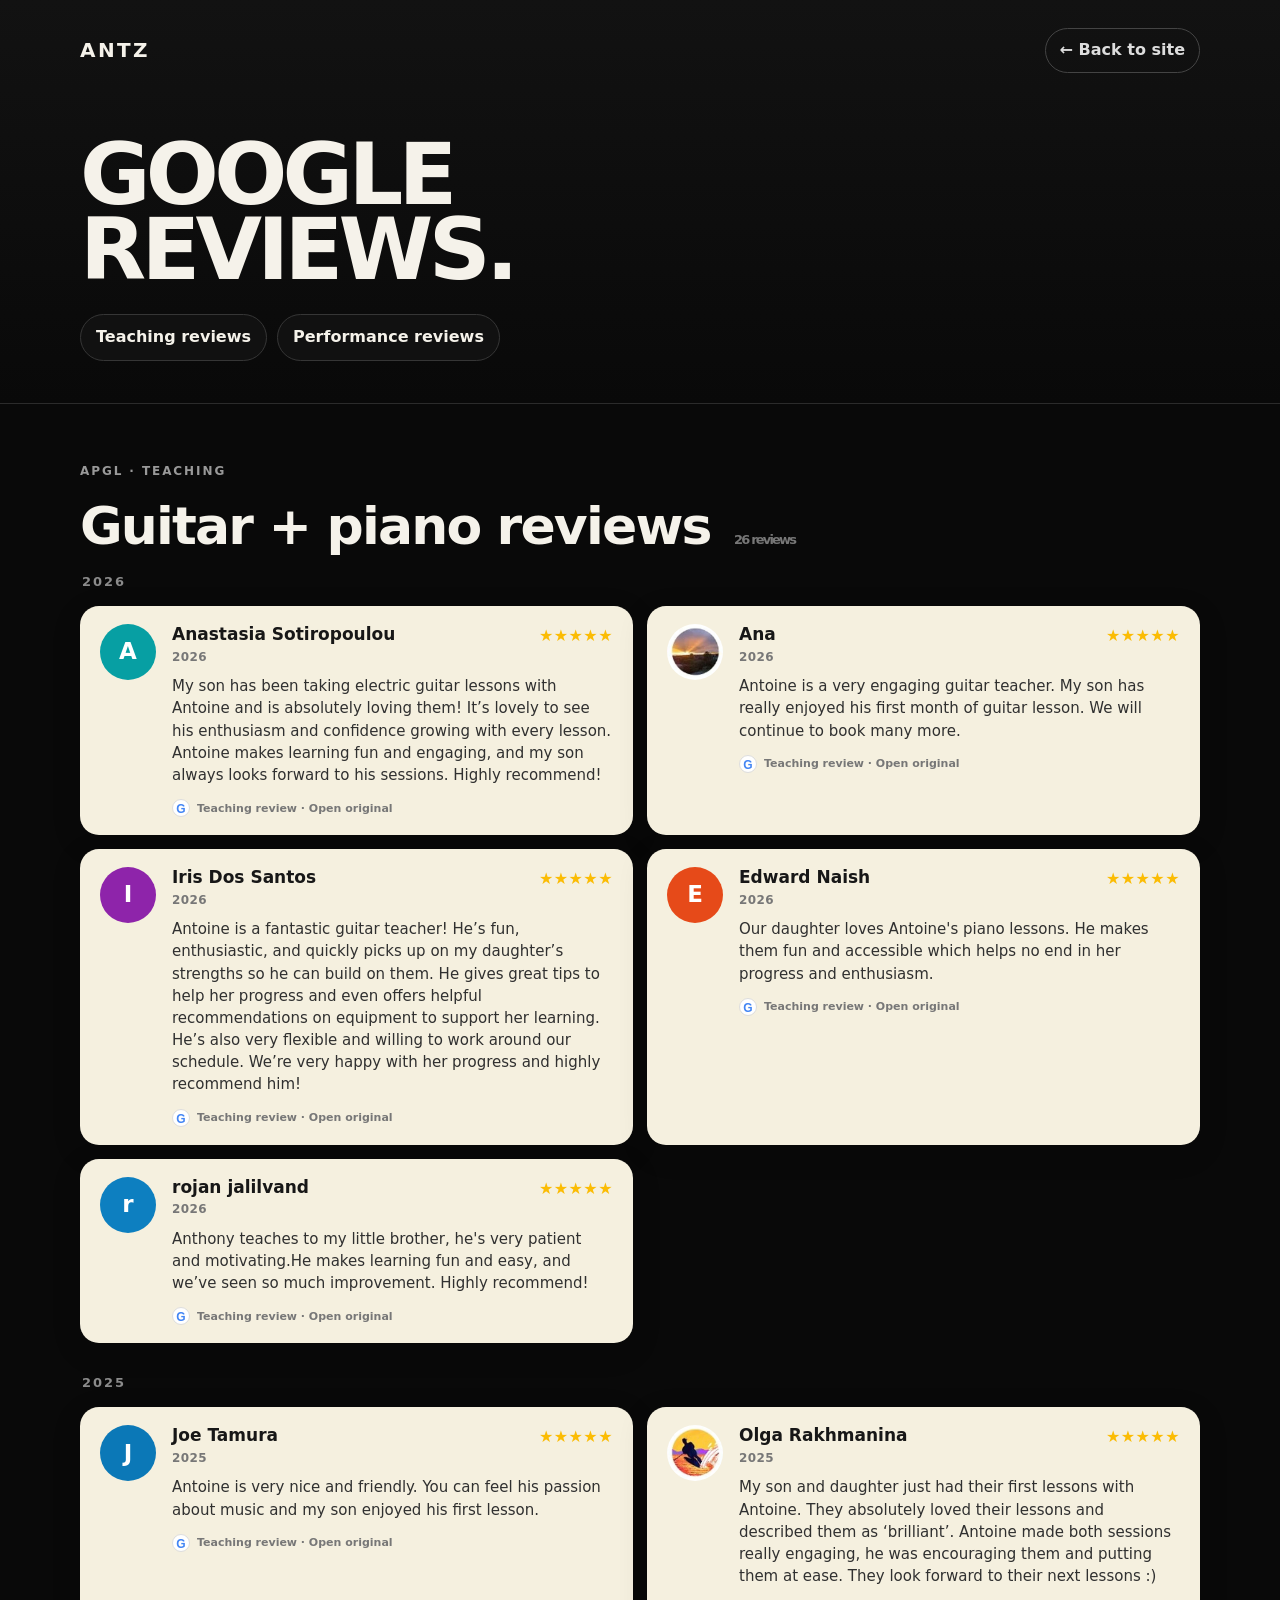
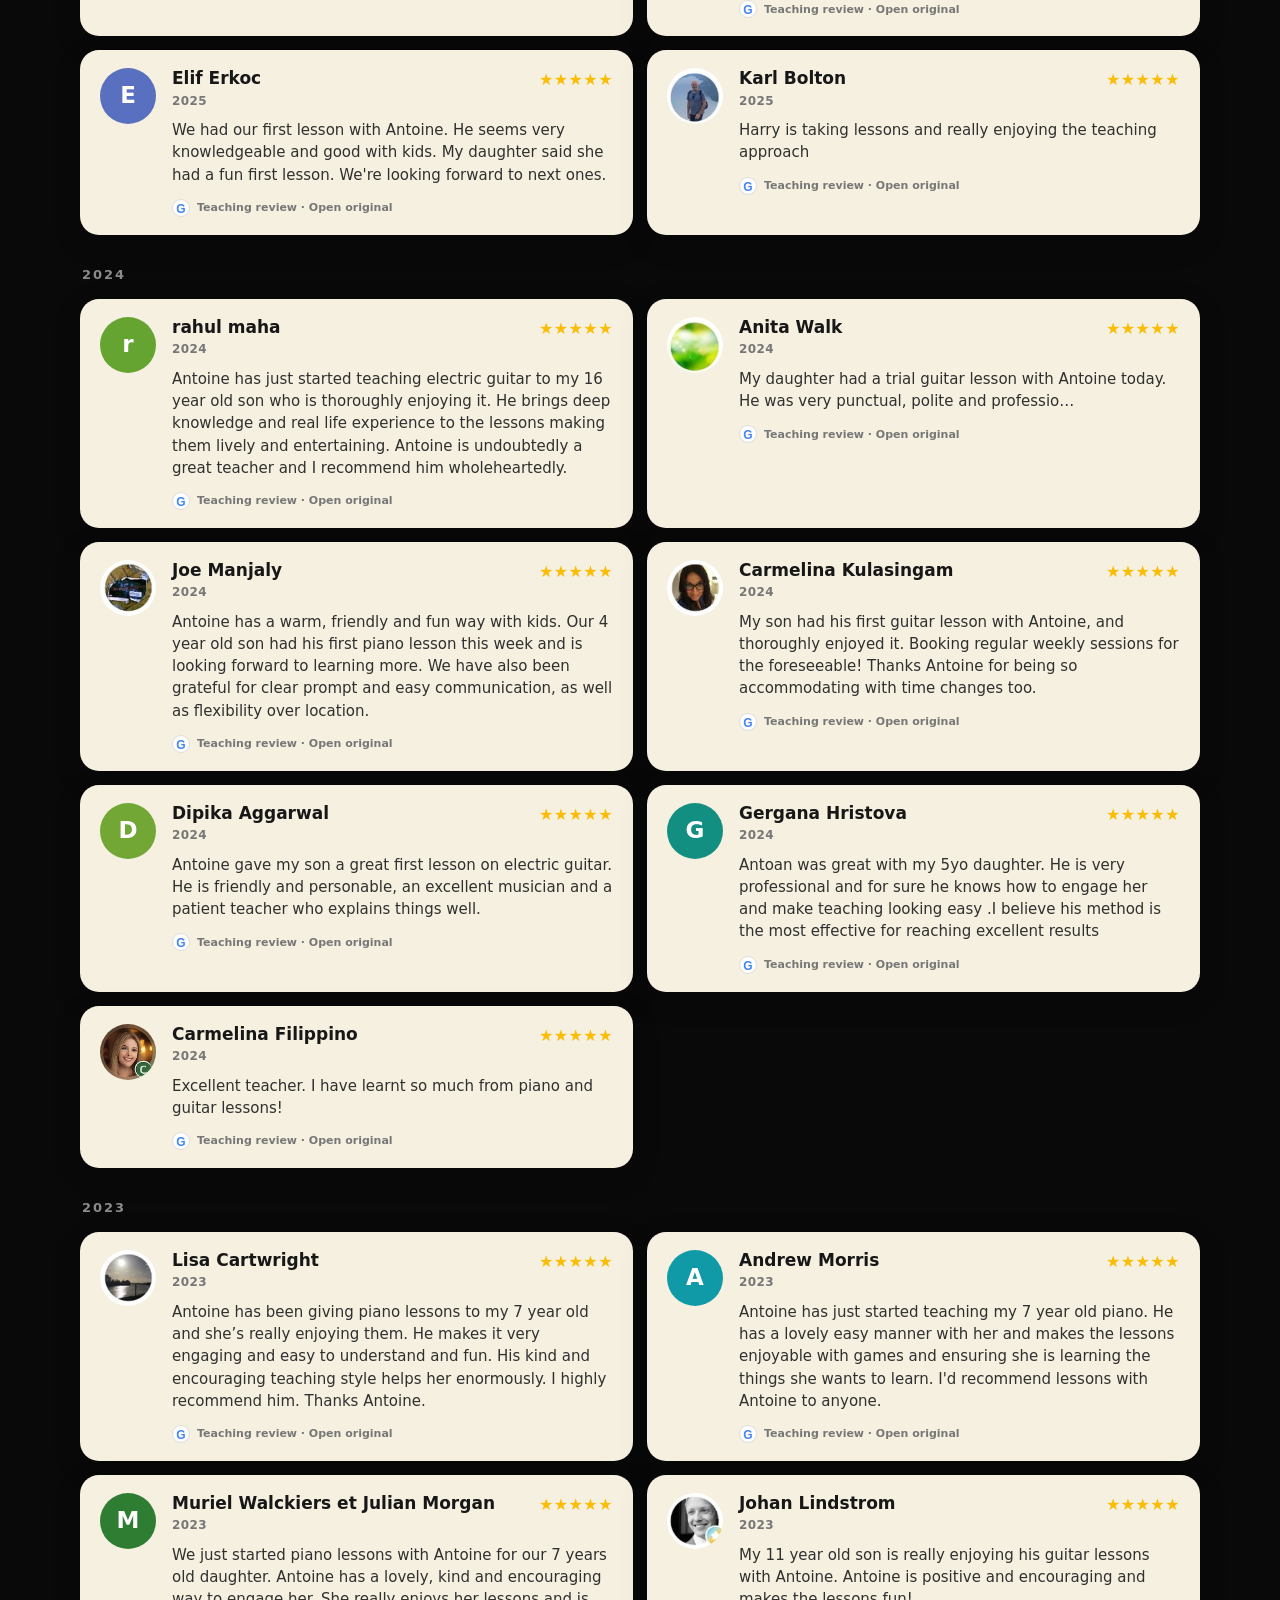
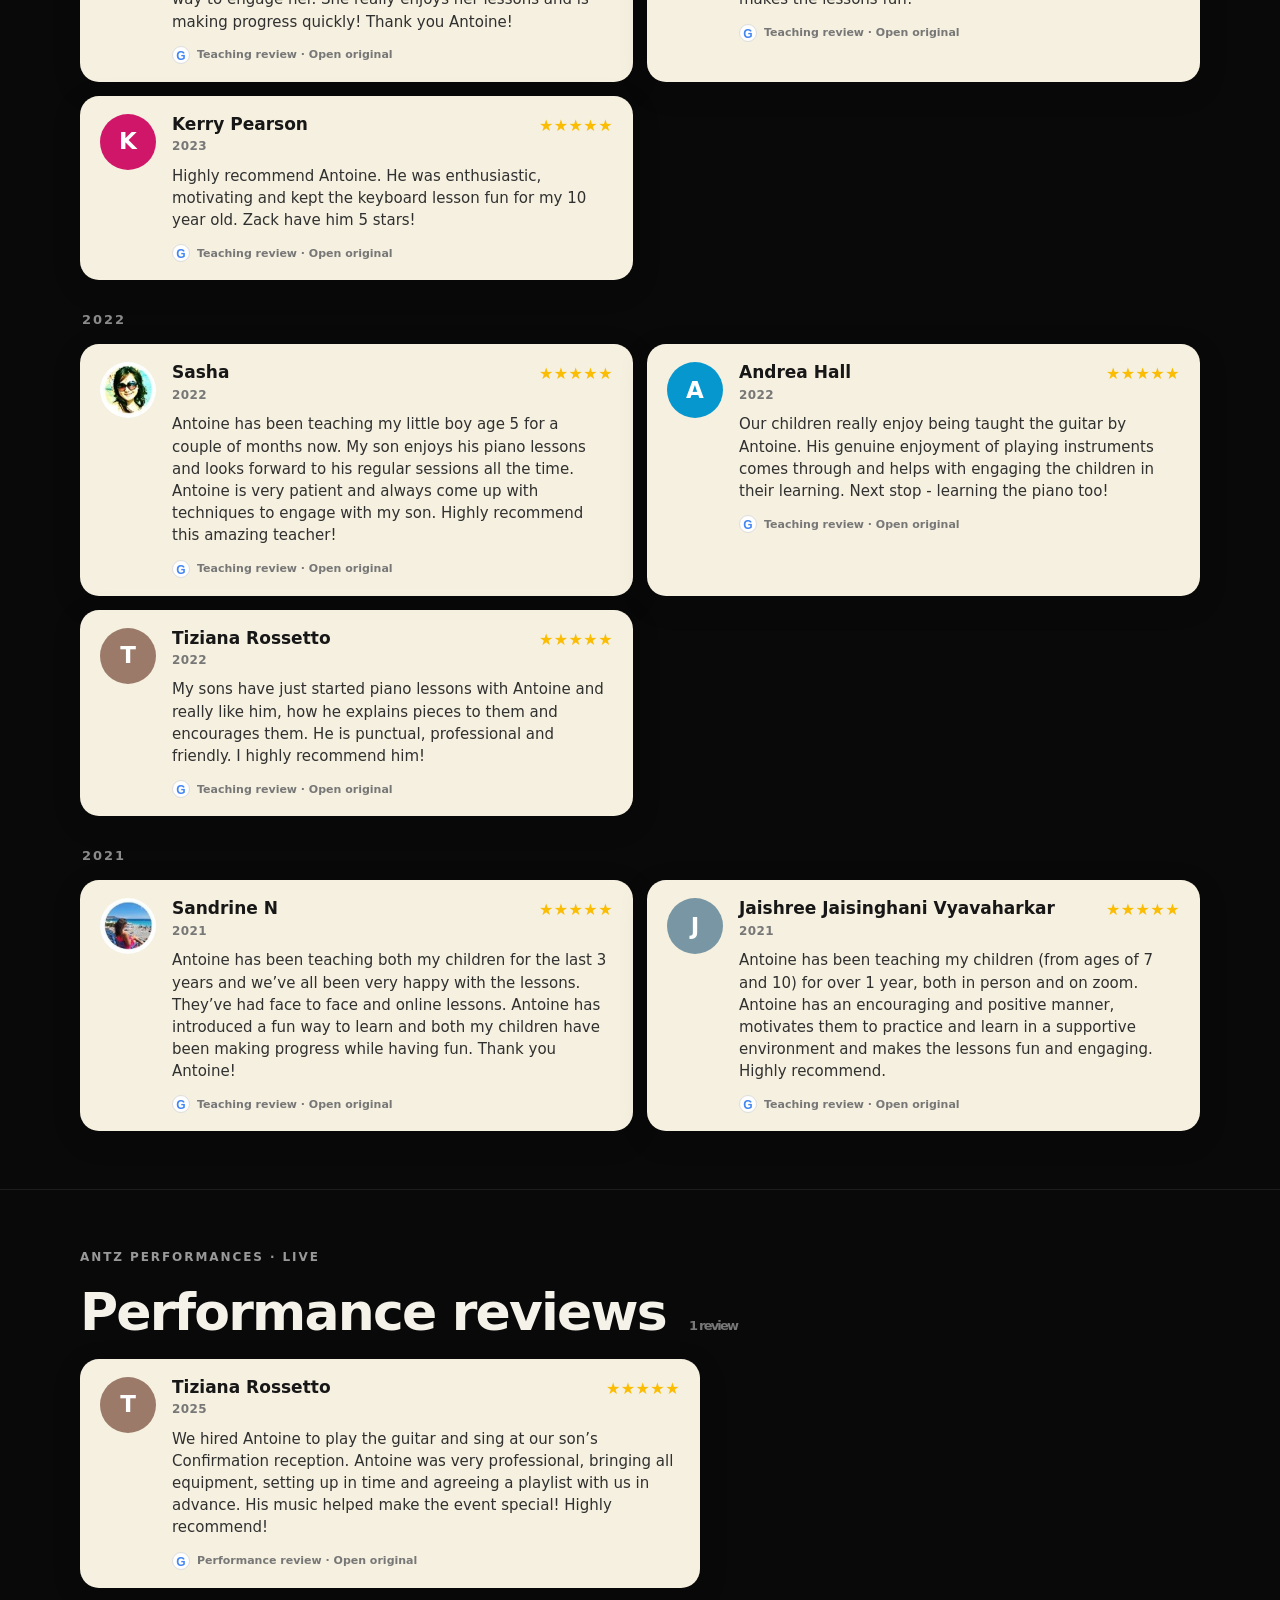
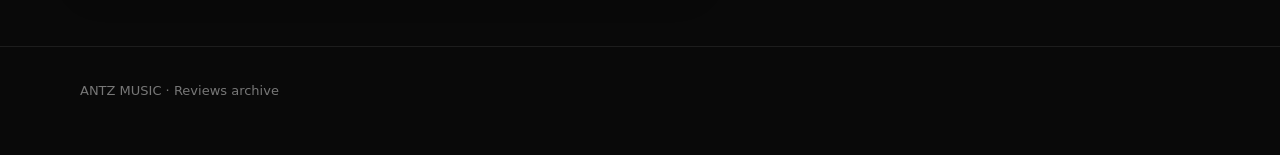
<file: reviews.html>
<!DOCTYPE html>

<html lang="en">
<head>
<meta charset="utf-8"/>
<meta content="width=device-width,initial-scale=1" name="viewport"/>
<title>Reviews | AntZ Music</title>
<meta content="AntZ Music teaching and performance reviews." name="description"/>
<style>
:root{--bg:#090909;--panel:#121212;--panel2:#181818;--line:#2b2b2b;--text:#f5f2ea;--muted:#aaa;--yellow:#fbbc04;--lesson:#2d7cff;--live:#ffcf33}
*{box-sizing:border-box}html{scroll-behavior:smooth}body{margin:0;background:var(--bg);color:var(--text);font-family:Inter,ui-sans-serif,system-ui,-apple-system,BlinkMacSystemFont,"Segoe UI",sans-serif;line-height:1.55}
a{color:inherit}.wrap{width:min(1120px,calc(100% - 32px));margin:auto}
header{padding:28px 0 42px;border-bottom:1px solid var(--line);background:linear-gradient(180deg,#121212,#090909)}
.topbar{display:flex;justify-content:space-between;align-items:center;gap:18px}.brand{font-weight:900;letter-spacing:.12em;text-decoration:none;font-size:20px}
.back{text-decoration:none;border:1px solid #444;border-radius:999px;padding:9px 14px;color:#ddd;font-weight:750}.back:hover{border-color:#777}
.hero{padding-top:54px;max-width:780px}.eyebrow{text-transform:uppercase;letter-spacing:.16em;color:#999;font-size:12px;font-weight:800}h1{font-size:clamp(46px,8vw,86px);line-height:.88;margin:10px 0 22px;letter-spacing:-.055em}.hero p{font-size:18px;color:#bbb;max-width:720px;margin:0}
.jump{display:flex;gap:10px;flex-wrap:wrap;margin-top:26px}.jump a{text-decoration:none;border:1px solid #363636;border-radius:999px;padding:10px 15px;font-weight:800;background:#111}.jump a:hover{background:#191919}
section{padding:58px 0;border-bottom:1px solid #1d1d1d;scroll-margin-top:18px}h2{font-size:clamp(30px,5vw,52px);margin:5px 0 6px;letter-spacing:-.035em}.section-intro{color:#aaa;margin:0 0 25px;max-width:760px}.count{font-size:13px;color:#777;margin-left:7px;font-weight:700}
.review-list{display:grid;grid-template-columns:repeat(2,minmax(0,1fr));gap:14px;align-items:start}
.review-card{display:grid;grid-template-columns:58px minmax(0,1fr);gap:14px;text-decoration:none;background:#f5f0df;color:#171717;border-radius:19px;padding:18px 20px;min-height:100%;box-shadow:0 8px 30px rgba(0,0,0,.13);transition:.18s ease}
.review-card:hover{transform:translateY(-2px);box-shadow:0 12px 34px rgba(0,0,0,.2)}.avatar{width:56px;height:56px;border-radius:50%;display:grid;place-items:center;color:#fff;font-weight:850;font-size:23px;overflow:hidden;flex:none}.avatar img{width:100%;height:100%;object-fit:cover;display:block}
.review-body{min-width:0}.review-top{display:flex;align-items:flex-start;justify-content:space-between;gap:12px}.review-top strong{font-size:17px;line-height:1.2}.stars{color:var(--yellow);font-size:16px;letter-spacing:.03em;white-space:nowrap}.review-copy{display:block;margin-top:9px;font-size:15px;line-height:1.48;color:#303030}.review-source{display:flex;align-items:center;gap:7px;margin-top:13px;color:#777;font-size:11px;font-weight:700}.review-source b{display:grid;place-items:center;width:18px;height:18px;border-radius:50%;background:#fff;border:1px solid #ddd;color:#4285f4;font-family:Arial,sans-serif;font-size:12px}
.performance{grid-template-columns:minmax(0,620px)}.note{margin-top:24px;color:#777;font-size:13px}footer{padding:34px 0 54px;color:#777;font-size:13px}
@media(max-width:800px){.review-list{grid-template-columns:1fr}}
@media(max-width:560px){.wrap{width:min(100% - 22px,1120px)}header{padding-top:18px}.hero{padding-top:42px}.review-card{grid-template-columns:46px minmax(0,1fr);padding:14px;gap:11px;border-radius:16px}.avatar{width:44px;height:44px;font-size:19px}.review-top{display:grid;grid-template-columns:minmax(0,1fr) auto;gap:8px}.review-top strong{font-size:15.5px}.stars{font-size:14px}.review-copy{font-size:14px;line-height:1.42;margin-top:7px}.review-source{font-size:10px;margin-top:10px}section{padding:42px 0}}

.review-identity{display:flex;flex-direction:column;min-width:0}.review-year{display:block;margin-top:3px;color:#777;font-size:12px;font-weight:750;letter-spacing:.03em}.review-top{align-items:flex-start}.year-divider{grid-column:1/-1;color:#8b8b8b;font-size:13px;font-weight:900;letter-spacing:.15em;text-transform:uppercase;margin:16px 2px 0}.year-divider:first-child{margin-top:0}
@media(max-width:560px){.review-year{font-size:11px;margin-top:2px}.year-divider{margin-top:12px}}
</style>
</head>
<body>
<header><div class="wrap">
<div class="topbar"><a class="brand" href="#" onclick="parent.postMessage('antz-close-reviews', '*'); return false;">ANTZ</a><a class="back" href="#" onclick="parent.postMessage('antz-close-reviews', '*'); return false;">← Back to site</a></div>
<div class="hero"><h1>GOOGLE REVIEWS.</h1>
<div class="jump"><a href="#teaching-reviews" onclick="document.getElementById('teaching-reviews').scrollIntoView({behavior:'smooth',block:'start'}); return false;">Teaching reviews</a><a href="#performance-reviews" onclick="document.getElementById('performance-reviews').scrollIntoView({behavior:'smooth',block:'start'}); return false;">Performance reviews</a></div></div>
</div></header>
<section id="teaching-reviews"><div class="wrap">
<div class="eyebrow">APGL · Teaching</div><h2>Guitar + piano reviews <span class="count" id="antzTeachingReviewCount">26 reviews</span></h2>
<div class="review-list" id="antzTeachingReviewList"></div>
</div></section>
<section id="performance-reviews"><div class="wrap">
<div class="eyebrow">AntZ Performances · Live</div><h2>Performance reviews <span class="count">1 review</span></h2>
<div class="review-list performance"><a aria-label="Open Tiziana Rossetto review on Google" class="review-card" href="https://maps.app.goo.gl/MaXk6fxgDXvLd2xQ7" rel="noopener" target="_blank">
<span class="avatar" style="background:#9b7a6a">T</span>
<span class="review-body">
<span class="review-top"><span class="review-identity"><strong>Tiziana Rossetto</strong><small class="review-year">2025</small></span><span aria-label="5 out of 5 stars" class="stars">★★★★★</span></span>
<span class="review-copy">We hired Antoine to play the guitar and sing at our son’s Confirmation reception. Antoine was very professional, bringing all equipment, setting up in time and agreeing a playlist with us in advance. His music helped make the event special! Highly recommend!</span>
<span class="review-source"><b>G</b> Performance review · Open original</span>
</span>
</a></div>
</div></section>
<footer><div class="wrap">ANTZ MUSIC · Reviews archive</div></footer>
<!-- AntZ V4: public content mapping -->
<script src="reviews-data.js"></script>
<script src="site-content.js"></script><script src="reviews-archive.js"></script></body></html>
</file>
